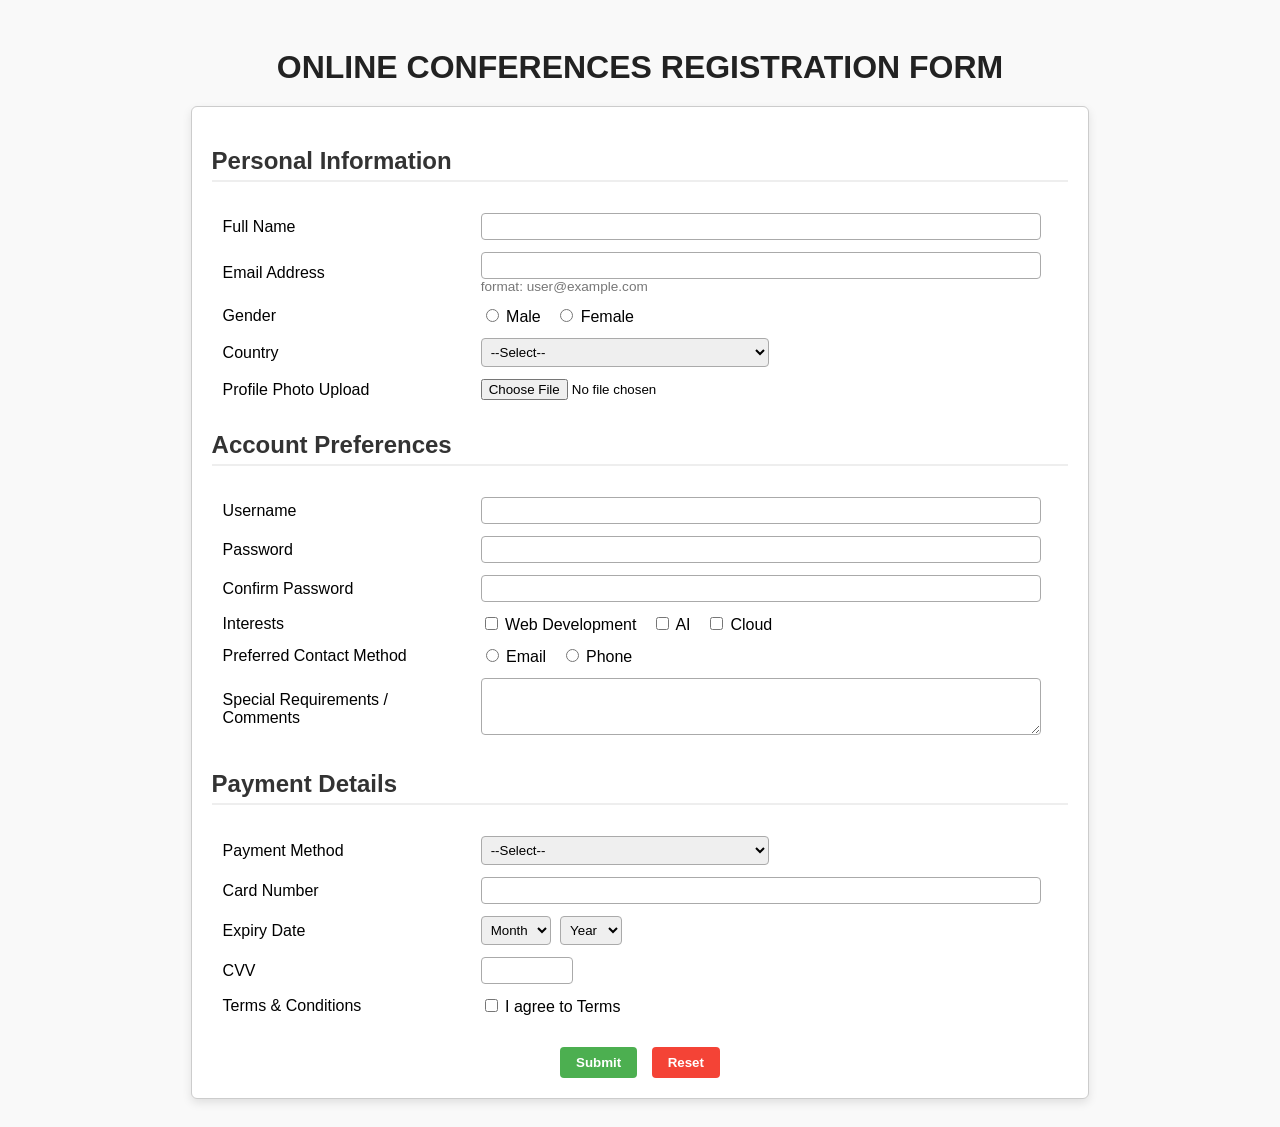
<file: Conferences Registration Form/index.html>
<!DOCTYPE html>
<html>
<head>
    <title>Online Conferences Registration Form</title>
</head>
<body style="font-family: Arial, sans-serif; background-color: #f9f9f9; padding: 20px;">

    <h1 style="text-align: center; color: #222; margin-bottom: 20px;">
        ONLINE CONFERENCES REGISTRATION FORM
    </h1>

    <form action="submit_form.php" method="post" enctype="multipart/form-data" 
          style="background-color: #fff; border: 1px solid #ccc; padding: 20px; width: 70%; margin: auto; box-shadow: 0 4px 10px rgba(0,0,0,0.1); border-radius: 6px;">
        
        <!-- PERSONAL INFORMATION -->
        <h2 style="color: #333; border-bottom: 2px solid #eee; padding-bottom: 5px;">Personal Information</h2>
        <table style="width: 100%; border-spacing: 10px;">
            <tr>
                <td style="width: 30%;"><label>Full Name</label></td>
                <td><input type="text" name="fullname" style="width: 95%; padding: 5px; border: 1px solid #aaa; border-radius: 4px;"></td>
            </tr>
            <tr>
                <td><label>Email Address</label></td>
                <td>
                    <input type="text" name="email" style="width: 95%; padding: 5px; border: 1px solid #aaa; border-radius: 4px;">
                    <div style="font-size: 0.85em; color: #777;">format: user@example.com</div>
                </td>
            </tr>
            <tr>
                <td><label>Gender</label></td>
                <td>
                    <input type="radio" name="gender" value="male"> Male
                    <input type="radio" name="gender" value="female" style="margin-left: 15px;"> Female
                </td>
            </tr>
            <tr>
                <td><label>Country</label></td>
                <td>
                    <select name="country" style="width: 50%; padding: 5px; border: 1px solid #aaa; border-radius: 4px;">
                        <option>--Select--</option>
                        <option>United States</option>
                        <option>United Kingdom</option>
                        <option>Canada</option>
                        <option>India</option>
                        <option>Australia</option>
                    </select>
                </td>
            </tr>
            <tr>
                <td><label>Profile Photo Upload</label></td>
                <td><input type="file" name="profile"></td>
            </tr>
        </table>

        <!-- ACCOUNT PREFERENCES -->
        <h2 style="color: #333; border-bottom: 2px solid #eee; padding-bottom: 5px; margin-top: 20px;">Account Preferences</h2>
        <table style="width: 100%; border-spacing: 10px;">
            <tr>
                <td style="width: 30%;"><label>Username</label></td>
                <td><input type="text" name="username" style="width: 95%; padding: 5px; border: 1px solid #aaa; border-radius: 4px;"></td>
            </tr>
            <tr>
                <td><label>Password</label></td>
                <td><input type="password" name="password" style="width: 95%; padding: 5px; border: 1px solid #aaa; border-radius: 4px;"></td>
            </tr>
            <tr>
                <td><label>Confirm Password</label></td>
                <td><input type="password" name="confirm_password" style="width: 95%; padding: 5px; border: 1px solid #aaa; border-radius: 4px;"></td>
            </tr>
            <tr>
                <td><label>Interests</label></td>
                <td>
                    <input type="checkbox" name="interests" value="Web Development"> Web Development
                    <input type="checkbox" name="interests" value="AI" style="margin-left: 15px;"> AI
                    <input type="checkbox" name="interests" value="Cloud" style="margin-left: 15px;"> Cloud
                </td>
            </tr>
            <tr>
                <td><label>Preferred Contact Method</label></td>
                <td>
                    <input type="radio" name="contact" value="email"> Email
                    <input type="radio" name="contact" value="phone" style="margin-left: 15px;"> Phone
                </td>
            </tr>
            <tr>
                <td><label>Special Requirements / Comments</label></td>
                <td><textarea name="comments" rows="3" style="width: 95%; padding: 5px; border: 1px solid #aaa; border-radius: 4px;"></textarea></td>
            </tr>
        </table>

        <!-- PAYMENT DETAILS -->
        <h2 style="color: #333; border-bottom: 2px solid #eee; padding-bottom: 5px; margin-top: 20px;">Payment Details</h2>
        <table style="width: 100%; border-spacing: 10px;">
            <tr>
                <td style="width: 30%;"><label>Payment Method</label></td>
                <td>
                    <select name="payment" style="width: 50%; padding: 5px; border: 1px solid #aaa; border-radius: 4px;">
                        <option>--Select--</option>
                        <option>Credit Card</option>
                        <option>Debit Card</option>
                        <option>PayPal</option>
                    </select>
                </td>
            </tr>
            <tr>
                <td><label>Card Number</label></td>
                <td><input type="text" name="cardnumber" style="width: 95%; padding: 5px; border: 1px solid #aaa; border-radius: 4px;"></td>
            </tr>
            <tr>
                <td><label>Expiry Date</label></td>
                <td>
                    <select name="exp_month" style="padding: 5px; border: 1px solid #aaa; border-radius: 4px;">
                        <option>Month</option>
                        <option>01</option>
                        <option>02</option>
                        <option>03</option>
                        <option>04</option>
                        <option>05</option>
                        <option>06</option>
                        <option>07</option>
                        <option>08</option>
                        <option>09</option>
                        <option>10</option>
                        <option>11</option>
                        <option>12</option>
                    </select>
                    <select name="exp_year" style="padding: 5px; border: 1px solid #aaa; border-radius: 4px; margin-left: 5px;">
                        <option>Year</option>
                        <option>2025</option>
                        <option>2026</option>
                        <option>2027</option>
                        <option>2028</option>
                        <option>2029</option>
                    </select>
                </td>
            </tr>
            <tr>
                <td><label>CVV</label></td>
                <td><input type="password" name="cvv" size="3" style="padding: 5px; border: 1px solid #aaa; border-radius: 4px; width: 80px;"></td>
            </tr>
            <tr>
                <td><label>Terms & Conditions</label></td>
                <td><input type="checkbox" name="terms"> I agree to Terms</td>
            </tr>
        </table>

        <!-- FORM BUTTONS -->
        <div style="text-align: center; margin-top: 20px;">
            <input type="submit" value="Submit" style="padding: 8px 16px; background-color: #4CAF50; border: none; border-radius: 4px; color: white; cursor: pointer; font-weight: bold;">
            <input type="reset" value="Reset" style="padding: 8px 16px; background-color: #f44336; border: none; border-radius: 4px; color: white; cursor: pointer; margin-left: 10px; font-weight: bold;">
        </div>

    </form>

</body>
</html>
</file>
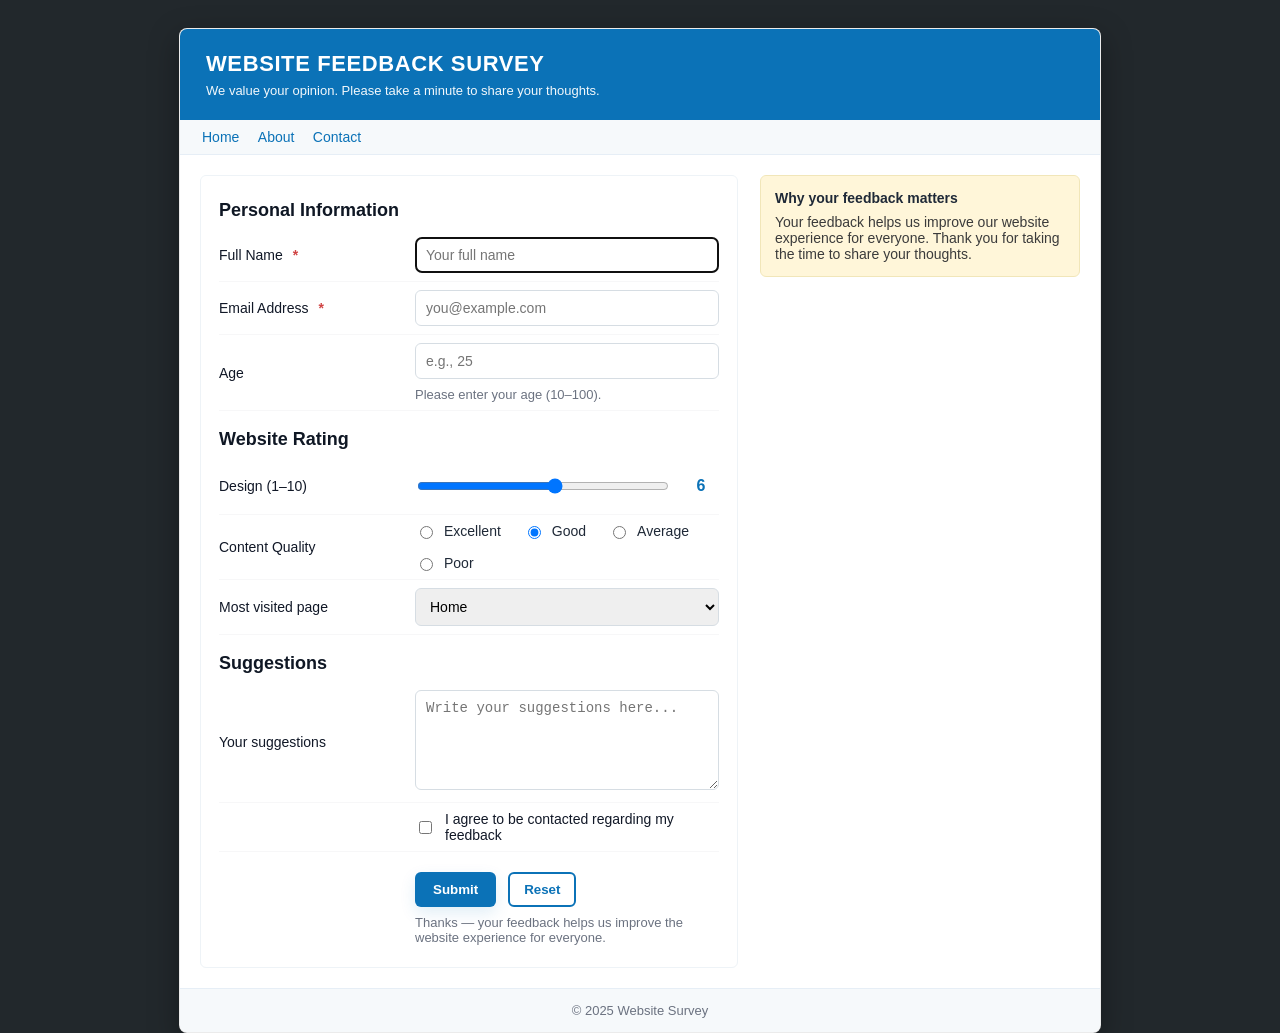
<file: Feedback Survey Form/index.html>
<!DOCTYPE html>
<html lang="en">
<head>
  <meta charset="utf-8" />
  <meta name="viewport" content="width=device-width,initial-scale=1" />
  <title>Website Feedback Survey</title>
  <style>
    
    :root{
      --page-bg: #22282c;        
      --card-bg: #ffffff;
      --header-blue: #0b72b7;    
      --muted: #6b7280;
      --accent: #0b72b7;
      --aside-bg: #fff6d9;       
      --radius: 8px;
      --card-width: 920px;
    }
    html,body { height:100%; margin:0; font-family: "Segoe UI", Roboto, Arial, sans-serif; background:var(--page-bg); color:#1f2937; -webkit-font-smoothing:antialiased; }

    
    .page {
      max-width: var(--card-width);
      margin: 28px auto;
      background: var(--card-bg);
      border-radius: var(--radius);
      overflow: hidden;
      box-shadow: 0 10px 30px rgba(0,0,0,0.35);
      border: 1px solid rgba(0,0,0,0.08);
    }

    
    header.site-header {
      background: var(--header-blue);
      color: #fff;
      padding: 22px 26px;
    }
    header .title {
      margin: 0;
      font-size: 22px;
      font-weight: 700;
      letter-spacing: 0.6px;
      text-transform: uppercase;
    }
    header .subtitle {
      margin: 6px 0 0 0;
      font-size: 13px;
      color: rgba(255,255,255,0.95);
      font-weight: 400;
    }

    
    nav.main-nav {
      background: #f6f9fb;
      padding: 8px 22px;
      border-bottom: 1px solid #e6eef6;
    }
    nav a {
      color: var(--accent);
      text-decoration: none;
      margin-right: 14px;
      font-size: 14px;
    }

    
    .content {
      display: grid;
      grid-template-columns: 1fr 320px;
      gap: 22px;
      padding: 20px;
      align-items: start;
    }
    @media (max-width:960px){
      .content { grid-template-columns: 1fr; padding: 18px; }
    }

    
    form.survey {
      background: #fff;
      padding: 14px 18px;
      border: 1px solid #eef3f7;
      border-radius: 6px;
    }

    
    form h3 {
      margin: 10px 0 8px;
      font-size: 18px;
      color: #0f1724;
    }

    
    .form-row {
      display: grid;
      grid-template-columns: 180px 1fr;
      gap: 8px 16px;
      align-items: center;
      padding: 8px 0;
      border-bottom: 1px solid rgba(15,23,36,0.03);
    }
    .form-row:last-child { border-bottom: none; }
    @media (max-width:720px){
      .form-row { grid-template-columns: 1fr; }
    }

    label {
      font-size: 14px;
      color: #111827;
      padding-right: 6px;
      display: inline-block;
    }

    input[type="text"], input[type="email"], input[type="number"], textarea, select, input[type="range"] {
      width: 100%;
      padding: 9px 10px;
      border-radius: 6px;
      border: 1px solid #d6dde3;
      font-size: 14px;
      box-sizing: border-box;
    }
    textarea { min-height: 100px; resize: vertical; }

    
    .range-wrap { display:flex; gap:12px; align-items:center; }
    input[type="range"] { width: 100%; }
    .range-value {
      min-width: 36px;
      text-align:center;
      font-weight:600;
      color: var(--accent);
    }

    
    .choice-row { display:flex; gap:16px; align-items:center; flex-wrap:wrap; }
    .choice-row label { display:inline-flex; gap:8px; align-items:center; cursor:pointer; font-size:14px; color:#1f2937; }

    
    aside.note {
      background: var(--aside-bg);
      border: 1px solid #f1e6b9;
      padding: 14px;
      border-radius: 6px;
      color: #2b2b2b;
      font-size: 14px;
    }
    aside.note h4 { margin:0 0 8px; color:#1f2937; }
    aside.note p { margin:0; color:#3b3b3b; }

    
    .actions {
      display:flex;
      gap:12px;
      justify-content:flex-start;
      padding-top: 12px;
    }
    button.submit {
      background: var(--accent);
      color: #fff;
      border: none;
      padding: 10px 18px;
      border-radius: 6px;
      font-weight: 700;
      cursor: pointer;
      box-shadow: 0 6px 16px rgba(11,114,183,0.12);
    }
    button.reset {
      background: transparent;
      color: var(--accent);
      border: 2px solid var(--accent);
      padding: 8px 14px;
      border-radius: 6px;
      font-weight: 700;
      cursor: pointer;
    }
    button.submit:hover { filter:brightness(.98); transform: translateY(-1px); }
    button.reset:hover { background: rgba(11,114,183,0.06); }

    
    .helper { font-size: 13px; color: var(--muted); padding: 8px 0 0 0; }
    footer.site-footer { text-align:center; padding: 14px; background:#f6f9fb; border-top:1px solid #e6eef6; font-size:13px; color:var(--muted); }
    .req { color:#d04444; margin-left: 6px; font-weight:600; }
  </style>
</head>
<body>
  <div class="page">
    
    <header class="site-header" role="banner">
      <h1 class="title">Website Feedback Survey</h1>
      <p class="subtitle">We value your opinion. Please take a minute to share your thoughts.</p>
    </header>

   
    <nav class="main-nav" role="navigation" aria-label="Main navigation">
      <a href="#" aria-current="page">Home</a>
      <a href="#">About</a>
      <a href="#">Contact</a>
    </nav>

    
    <main class="content" role="main">
      
      <form class="survey" action="submit_survey.php" method="post" novalidate>
       
        <h3>Personal Information</h3>

        <div class="form-row">
          <label for="fullname">Full Name <span class="req">*</span></label>
          <div>
            <input id="fullname" name="fullname" type="text" placeholder="Your full name" required autofocus aria-required="true">
          </div>
        </div>

        <div class="form-row">
          <label for="email">Email Address <span class="req">*</span></label>
          <div>
            <input id="email" name="email" type="email" placeholder="you@example.com" required aria-required="true">
          </div>
        </div>

        <div class="form-row">
          <label for="age">Age</label>
          <div>
            <input id="age" name="age" type="number" min="10" max="100" placeholder="e.g., 25">
            <div class="helper">Please enter your age (10–100).</div>
          </div>
        </div>

       
        <h3 style="margin-top:18px;">Website Rating</h3>

        <div class="form-row">
          <label for="design">Design (1–10)</label>
          <div>
            <div class="range-wrap">
              <input id="design" name="design" type="range" min="1" max="10" value="6" oninput="updateRange(this)">
              <div class="range-value" id="designVal">6</div>
            </div>
          </div>
        </div>

        <div class="form-row">
          <label>Content Quality</label>
          <div>
            <div class="choice-row" role="radiogroup" aria-label="Content quality">
              <label><input type="radio" name="quality" value="Excellent"> Excellent</label>
              <label><input type="radio" name="quality" value="Good" checked> Good</label>
              <label><input type="radio" name="quality" value="Average"> Average</label>
              <label><input type="radio" name="quality" value="Poor"> Poor</label>
            </div>
          </div>
        </div>

        <div class="form-row">
          <label for="most">Most visited page</label>
          <div>
            <select id="most" name="most_visited">
              <option value="home">Home</option>
              <option value="blog">Blog</option>
              <option value="products">Products</option>
              <option value="contact">Contact</option>
            </select>
          </div>
        </div>

        
        <h3 style="margin-top:18px;">Suggestions</h3>

        <div class="form-row">
          <label for="suggest">Your suggestions</label>
          <div>
            <textarea id="suggest" name="suggestions" placeholder="Write your suggestions here..."></textarea>
          </div>
        </div>

        <div class="form-row">
          <label></label>
          <div>
            <label style="display:inline-flex; gap:10px; align-items:center;">
              <input id="contactConsent" name="contact_consent" type="checkbox" value="yes">
              I agree to be contacted regarding my feedback
            </label>
          </div>
        </div>

        
        <div class="form-row">
          <label></label>
          <div>
            <div class="actions">
              <button type="submit" class="submit">Submit</button>
              <button type="reset" class="reset">Reset</button>
            </div>
            <div class="helper">Thanks — your feedback helps us improve the website experience for everyone.</div>
          </div>
        </div>
      </form>

     
      <aside class="note" role="complementary" aria-label="Why your feedback matters">
        <h4>Why your feedback matters</h4>
        <p>Your feedback helps us improve our website experience for everyone. Thank you for taking the time to share your thoughts.</p>
      </aside>
    </main>

   
    <footer class="site-footer" role="contentinfo">
      © 2025 Website Survey
    </footer>
  </div>

  <script>
    
    function updateRange(el){
      const v = el.value;
      document.getElementById(el.id + 'Val').textContent = v;
    }
    
    (function(){ const r = document.getElementById('design'); if(r) updateRange(r); })();
  </script>
</body>
</html>
</file>
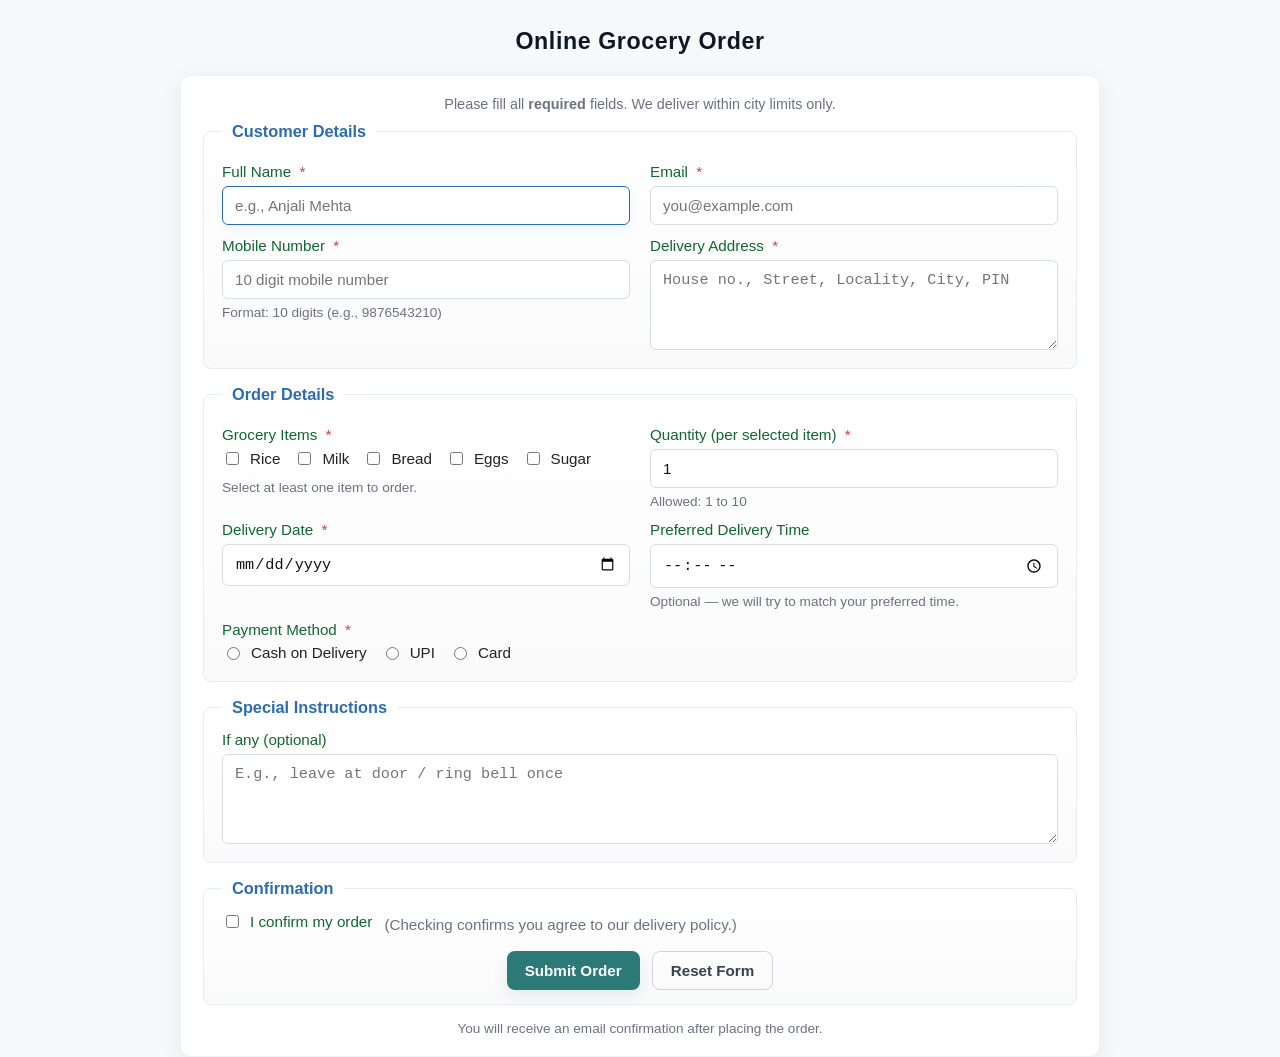
<file: Grocery Order Form/index.html>
<!DOCTYPE html>
<html lang="en">
<head>
  <meta charset="utf-8" />
  <meta name="viewport" content="width=device-width,initial-scale=1" />
  <title>Online Grocery Order</title>

  <style>
    :root{
      --bg: #f6f8f9;
      --card: #ffffff;
      --accent: #2b7a78;      
      --accent-2: #2b6cb0;    
      --muted: #6b7280;
      --radius: 10px;
      --shadow: 0 6px 22px rgba(13, 26, 33, 0.06);
    }

   
    html,body { height:100%; margin:0; font-family: "Segoe UI", Roboto, Arial, sans-serif; background:var(--bg); color:#123; }
    .container { max-width: 920px; margin: 28px auto; width: 94%; }

    
    h2.title {
      text-align: center;
      margin: 6px 0 20px;
      font-size: 1.45rem;
      letter-spacing: 0.6px;
      color: #0f1724;
    }

   
    form.card {
      background: var(--card);
      border-radius: var(--radius);
      box-shadow: var(--shadow);
      padding: 20px;
      border: 1px solid rgba(15, 23, 36, 0.06);
    }
    .note { color: var(--muted); font-size: 0.9rem; margin-bottom: 10px; text-align:center; }

    /* Fieldset layout */
    fieldset {
      border: 1px solid #e6edf0;
      padding: 14px 18px;
      border-radius: 8px;
      margin-bottom: 16px;
      background: linear-gradient(180deg, rgba(255,255,255,0.99), rgba(250,250,250,0.99));
    }
    legend {
      padding: 0 10px;
      color: var(--accent-2);
      font-weight: 600;
      font-size: 1.02rem;
    }

    /* Grid for inputs */
    .grid {
      display: grid;
      grid-template-columns: 1fr 1fr;
      gap: 12px 20px;
      align-items: start;
      margin-top: 8px;
    }
    @media (max-width:720px){
      .grid { grid-template-columns: 1fr; }
    }


    label { display:block; font-size: 0.95rem; color:#163; margin-bottom:6px; }
    input[type="text"], input[type="email"], input[type="tel"],
    input[type="number"], input[type="date"], input[type="time"],
    select, textarea {
      width: 100%;
      box-sizing: border-box;
      padding: 10px 12px;
      border-radius: 6px;
      border: 1px solid #d6dde3;
      background: #fff;
      font-size: 0.95rem;
      color: #111;
      outline: none;
      transition: box-shadow .12s ease, border-color .12s ease;
    }
    input:focus, textarea:focus, select:focus {
      border-color: var(--accent-2);
      box-shadow: 0 4px 14px rgba(43,108,176,0.08);
    }
    textarea { min-height: 90px; resize: vertical; }

    
    .row-inline { display:flex; gap:14px; align-items:center; flex-wrap:wrap; }
    .checkbox label, .radio label { display:inline-flex; gap:8px; align-items:center; cursor:pointer; color:#222; }

   
    .helper { font-size: 0.85rem; color: var(--muted); margin-top:6px; }

   
    .actions { display:flex; gap:12px; justify-content:center; margin-top: 16px; }
    .btn {
      padding: 10px 18px;
      border-radius: 8px;
      border: none;
      cursor: pointer;
      font-weight: 600;
      font-size: 0.95rem;
    }
    .btn-primary { background: var(--accent); color: #fff; box-shadow: 0 6px 16px rgba(43,122,120,0.12); }
    .btn-secondary { background: transparent; color: #374151; border: 1px solid #d1d5db; }
    .btn-primary:hover { filter: brightness(.98); transform: translateY(-1px); }
    .btn-secondary:hover { background: #f3f4f6; }

    .req { color: #d04444; margin-left:4px; }


    .compact { display:flex; gap:10px; align-items:center; }
    .compact select { width: auto; min-width: 120px; }

    
    .footnote { text-align:center; color:var(--muted); font-size:0.85rem; margin-top:12px; }
  </style>
</head>
<body>
  <div class="container">
    <h2 class="title">Online Grocery Order</h2>

    <form id="groceryForm" class="card" action="order.php" method="post" enctype="multipart/form-data" novalidate>
      <div class="note">Please fill all <strong>required</strong> fields. We deliver within city limits only.</div>

      <!-- Customer Details -->
      <fieldset>
        <legend>Customer Details</legend>

        <div class="grid">
          <div>
            <label for="fullname">Full Name <span class="req">*</span></label>
            <input id="fullname" name="fullname" type="text" placeholder="e.g., Anjali Mehta" required autofocus>
          </div>

          <div>
            <label for="email">Email <span class="req">*</span></label>
            <input id="email" name="email" type="email" placeholder="you@example.com" required>
          </div>

          <div>
            <label for="mobile">Mobile Number <span class="req">*</span></label>
            <input id="mobile" name="mobile" type="tel" placeholder="10 digit mobile number" pattern="[0-9]{10}" title="Enter 10 digit mobile number (numbers only)" required>
            <div class="helper">Format: 10 digits (e.g., 9876543210)</div>
          </div>

          <div>
            <label for="address">Delivery Address <span class="req">*</span></label>
            <textarea id="address" name="address" placeholder="House no., Street, Locality, City, PIN" required></textarea>
          </div>
        </div>
      </fieldset>

      <!-- Order Details -->
      <fieldset>
        <legend>Order Details</legend>

        <div class="grid">
          <div>
            <label>Grocery Items <span class="req">*</span></label>
            <div class="row-inline checkbox" aria-label="Grocery items">
              <label><input type="checkbox" name="items[]" value="Rice"> Rice</label>
              <label><input type="checkbox" name="items[]" value="Milk"> Milk</label>
              <label><input type="checkbox" name="items[]" value="Bread"> Bread</label>
              <label><input type="checkbox" name="items[]" value="Eggs"> Eggs</label>
              <label><input type="checkbox" name="items[]" value="Sugar"> Sugar</label>
            </div>
            <div class="helper">Select at least one item to order.</div>
          </div>

          <div>
            <label for="quantity">Quantity (per selected item) <span class="req">*</span></label>
            <input id="quantity" name="quantity" type="number" min="1" max="10" value="1" required>
            <div class="helper">Allowed: 1 to 10</div>
          </div>

          <div>
            <label for="date">Delivery Date <span class="req">*</span></label>
            <input id="date" name="delivery_date" type="date" required>
          </div>

          <div>
            <label for="time">Preferred Delivery Time</label>
            <input id="time" name="delivery_time" type="time" placeholder="HH:MM">
            <div class="helper">Optional — we will try to match your preferred time.</div>
          </div>

          <div style="grid-column: 1 / -1;">
            <label>Payment Method <span class="req">*</span></label>
            <div class="row-inline radio" role="radiogroup" aria-label="Payment method">
              <label><input type="radio" name="payment_method" value="cod" required> Cash on Delivery</label>
              <label><input type="radio" name="payment_method" value="upi"> UPI</label>
              <label><input type="radio" name="payment_method" value="card"> Card</label>
            </div>
          </div>
        </div>
      </fieldset>

      <!-- Special Instructions -->
      <fieldset>
        <legend>Special Instructions</legend>
        <label for="special">If any (optional)</label>
        <textarea id="special" name="special_instructions" placeholder="E.g., leave at door / ring bell once"></textarea>
      </fieldset>

      <!-- Confirmation & Buttons -->
      <fieldset>
        <legend>Confirmation</legend>
        <div style="display:flex; gap:12px; align-items:center; flex-wrap:wrap;">
          <label style="display:inline-flex; align-items:center; gap:8px;">
            <input id="confirm" name="confirm_order" type="checkbox" required> I confirm my order
          </label>
          <div style="color:var(--muted); font-size:0.95rem;">(Checking confirms you agree to our delivery policy.)</div>
        </div>

        <div class="actions" style="margin-top:14px;">
          <button type="submit" class="btn btn-primary">Submit Order</button>
          <button type="reset" class="btn btn-secondary">Reset Form</button>
        </div>
      </fieldset>

      <div class="footnote">You will receive an email confirmation after placing the order.</div>
    </form>
  </div>

  <script>
    
    (function(){
      const form = document.getElementById('groceryForm');

      form.addEventListener('submit', function(e){
        // Ensure at least one grocery item checked
        const checkedItems = form.querySelectorAll('input[name="items[]"]:checked');
        if (!checkedItems.length) {
          alert('Please select at least one grocery item to order.');
          e.preventDefault();
          return;
        }

        // Validate delivery date is not in the past
        const dateInput = form.querySelector('[name="delivery_date"]');
        if (dateInput && dateInput.value) {
          const today = new Date();
          today.setHours(0,0,0,0);
          const selected = new Date(dateInput.value);
          if (selected < today) {
            alert('Delivery date cannot be in the past. Please choose a future date.');
            e.preventDefault();
            return;
          }
        }

        
        const mobile = form.querySelector('[name="mobile"]');
        if (mobile && !/^[0-9]{10}$/.test(mobile.value)) {
          alert('Mobile number must be 10 digits.');
          e.preventDefault();
          return;
        }

        
      });
    })();
  </script>
</body>
</html>
</file>
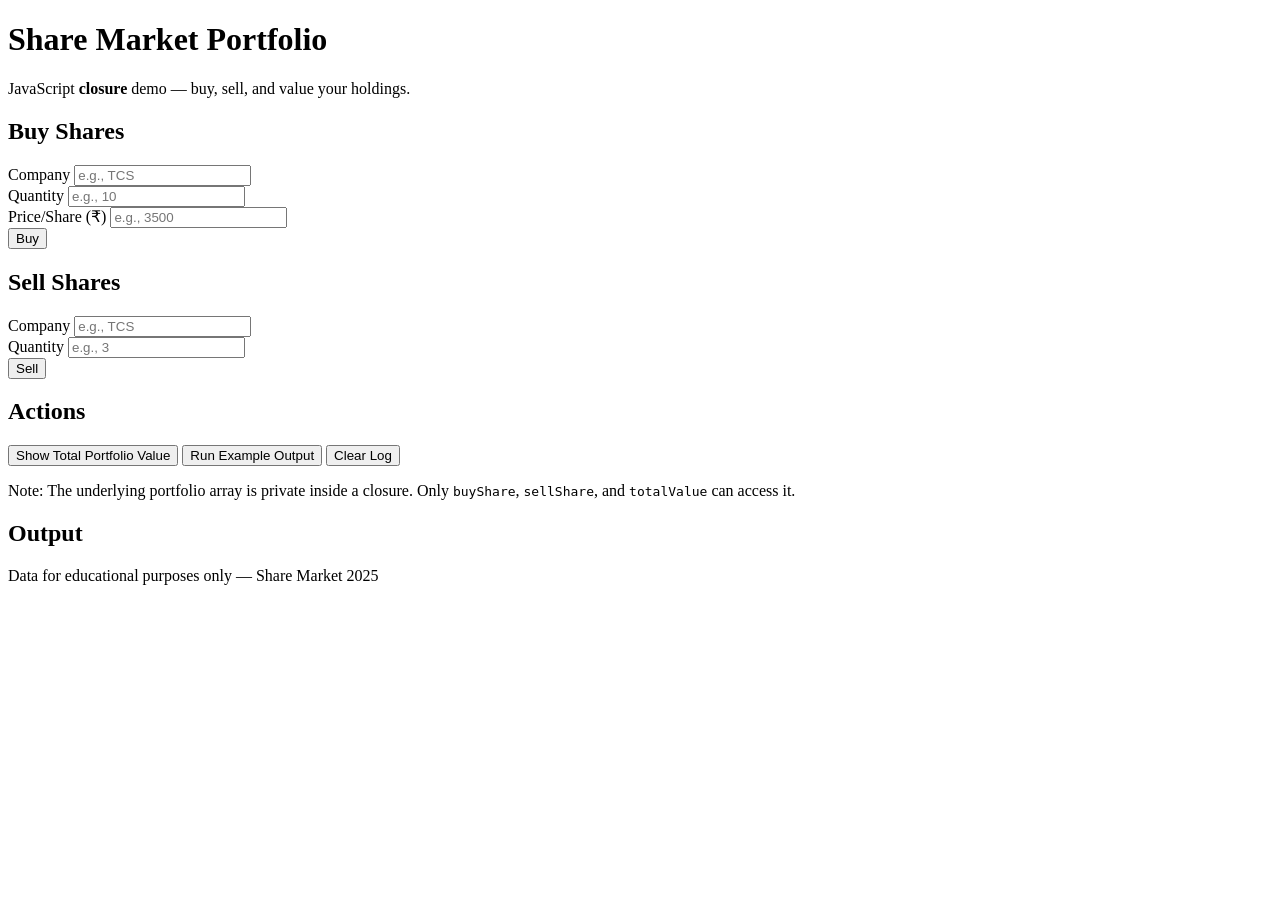
<file: JavaScript Closure/index.html>
<!DOCTYPE html>
<html lang="en">
<head>
  <meta charset="UTF-8" />
  <meta name="viewport" content="width=device-width, initial-scale=1" />
  <title>Share Market Portfolio (Closure Demo)</title>

  
  <link rel="stylesheet" href="C:\MyHTMLandCSS\JavaScript Closure\styles.css" />
</head>
<body>
  <header class="site-header">
    <div class="wrap">
      <h1>Share Market Portfolio</h1>
      <p class="sub">JavaScript <strong>closure</strong> demo — buy, sell, and value your holdings.</p>
    </div>
  </header>

  <main class="wrap">
    <section class="grid">
      
      <article class="card">
        <h2>Buy Shares</h2>
        <form id="buyForm">
          <div class="row">
            <label>Company</label>
            <input id="buyCompany" type="text" placeholder="e.g., TCS" required />
          </div>
          <div class="row">
            <label>Quantity</label>
            <input id="buyQty" type="number" min="1" placeholder="e.g., 10" required />
          </div>
          <div class="row">
            <label>Price/Share (₹)</label>
            <input id="buyPrice" type="number" min="1" step="0.01" placeholder="e.g., 3500" required />
          </div>
          <button type="submit" class="btn primary">Buy</button>
        </form>
      </article>

      
      <article class="card">
        <h2>Sell Shares</h2>
        <form id="sellForm">
          <div class="row">
            <label>Company</label>
            <input id="sellCompany" type="text" placeholder="e.g., TCS" required />
          </div>
          <div class="row">
            <label>Quantity</label>
            <input id="sellQty" type="number" min="1" placeholder="e.g., 3" required />
          </div>
          <button type="submit" class="btn danger">Sell</button>
        </form>
      </article>

      
      <article class="card">
        <h2>Actions</h2>
        <div class="actions">
          <button id="valueBtn" class="btn ghost">Show Total Portfolio Value</button>
          <button id="exampleBtn" class="btn accent">Run Example Output</button>
          <button id="clearLogBtn" class="btn mild">Clear Log</button>
        </div>
        <p class="hint">
          Note: The underlying portfolio array is private inside a closure.
          Only <code>buyShare</code>, <code>sellShare</code>, and <code>totalValue</code> can access it.
        </p>
      </article>
    </section>

   
    <section class="card full">
      <h2>Output</h2>
      <pre id="log" class="log" aria-live="polite"></pre>
    </section>
  </main>

  <footer class="site-footer">
    <div class="wrap">Data for educational purposes only — Share Market 2025</div>
  </footer>

  
  <script defer src="C:\MyHTMLandCSS\JavaScript Closure\app.js"></script>
</body>
</html>
</file>
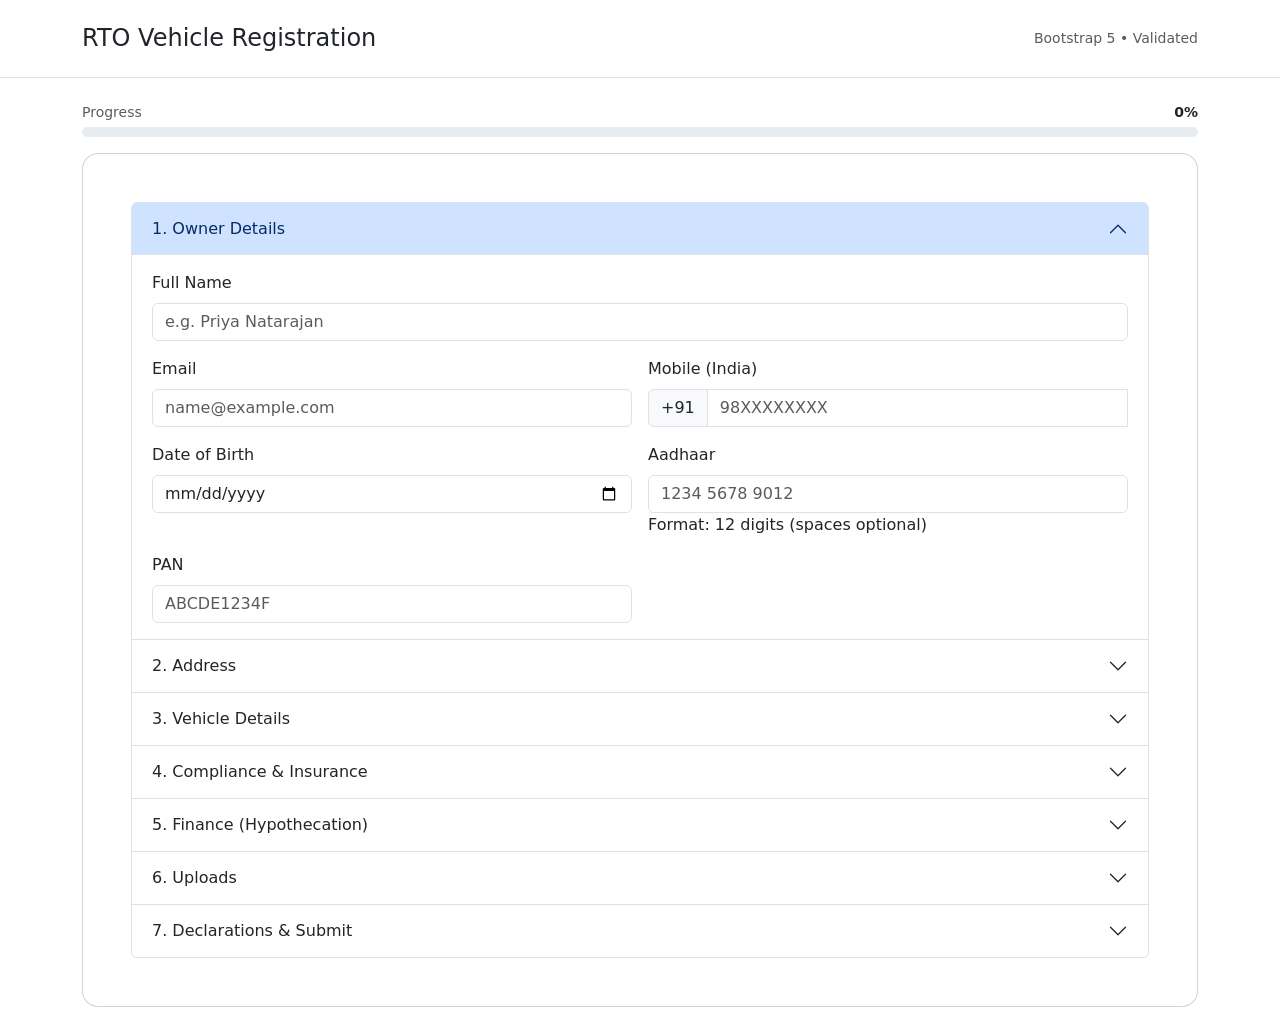
<file: RTO Vehicle Registration/rto-registration.html>
<!DOCTYPE html>
<html lang="en">
<head>
  <meta charset="utf-8" />
  <meta name="viewport" content="width=device-width, initial-scale=1" />
  <title>RTO Vehicle Registration</title>

  
  <link href="https://cdn.jsdelivr.net/npm/bootstrap@5.3.3/dist/css/bootstrap.min.css" rel="stylesheet">

  <link rel="stylesheet" href="C:\MyHTMLandCSS\RTO Vehicle Registration\assets-rto.js">
</head>

<body>
  <header class="py-4 mb-2 bg-white border-bottom">
    <div class="container container-narrow d-flex align-items-center justify-content-between">
      <h1 class="h4 m-0">RTO Vehicle Registration</h1>
      <span class="text-muted small">Bootstrap 5 • Validated</span>
    </div>
  </header>

  <main class="container container-narrow my-4">
    
    <div class="mb-3">
      <div class="d-flex justify-content-between align-items-center mb-1">
        <span class="small text-muted">Progress</span>
        <span id="progressText" class="small fw-semibold">0%</span>
      </div>
      <div class="progress" style="height: 10px;">
        <div id="progressBar" class="progress-bar bg-success" style="width:0%" role="progressbar"
             aria-valuemin="0" aria-valuemax="100"></div>
      </div>
    </div>

    
    <div class="card card-soft rounded-4">
      <div class="card-body p-4 p-sm-5">
        <form id="rtoForm" novalidate>
          <div class="accordion" id="rtoAccordion">
            
            <div class="accordion-item">
              <h2 class="accordion-header" id="ownerHead">
                <button class="accordion-button" type="button" data-bs-toggle="collapse" data-bs-target="#ownerSec" aria-expanded="true">
                  1. Owner Details
                </button>
              </h2>
              <div id="ownerSec" class="accordion-collapse collapse show" data-bs-parent="#rtoAccordion">
                <div class="accordion-body" data-section="owner">
                  <div class="row g-3">
                    <div class="col-12">
                      <label class="form-label">Full Name</label>
                      <input type="text" class="form-control" name="fullName" placeholder="e.g. Priya Natarajan" required>
                      <div class="invalid-feedback">Please enter your full name.</div>
                    </div>

                    <div class="col-md-6">
                      <label class="form-label">Email</label>
                      <input type="email" class="form-control" name="email" placeholder="name@example.com" required>
                      <div class="invalid-feedback">Enter a valid email.</div>
                    </div>

                    <div class="col-md-6">
                      <label class="form-label">Mobile (India)</label>
                      <div class="input-group">
                        <span class="input-group-text">+91</span>
                        <input type="tel" class="form-control" name="mobile" placeholder="98XXXXXXXX"
                               pattern="^[6-9]\d{9}$" required>
                        <div class="invalid-feedback">Enter a valid 10-digit Indian mobile (starts 6–9).</div>
                      </div>
                    </div>

                    <div class="col-md-6">
                      <label class="form-label">Date of Birth</label>
                      <input type="date" class="form-control" name="dob" required>
                      <div class="invalid-feedback">You must be at least 18 years old.</div>
                    </div>

                    <div class="col-md-6">
                      <label class="form-label">Aadhaar</label>
                      <input type="text" class="form-control" name="aadhaar" placeholder="1234 5678 9012"
                             pattern="^\d{4}\s?\d{4}\s?\d{4}$" required>
                      <div class="small-hint">Format: 12 digits (spaces optional)</div>
                      <div class="invalid-feedback">Enter a valid 12-digit Aadhaar.</div>
                    </div>

                    <div class="col-md-6">
                      <label class="form-label">PAN</label>
                      <input type="text" class="form-control text-uppercase" name="pan" placeholder="ABCDE1234F"
                             pattern="^[A-Z]{5}\d{4}[A-Z]{1}$" required>
                      <div class="invalid-feedback">PAN must be 5 letters + 4 digits + 1 letter (e.g., ABCDE1234F).</div>
                    </div>
                  </div>
                </div>
              </div>
            </div>

            
            <div class="accordion-item">
              <h2 class="accordion-header" id="addrHead">
                <button class="accordion-button collapsed" type="button" data-bs-toggle="collapse" data-bs-target="#addrSec">
                  2. Address
                </button>
              </h2>
              <div id="addrSec" class="accordion-collapse collapse" data-bs-parent="#rtoAccordion">
                <div class="accordion-body" data-section="address">
                  <div class="row g-3">
                    <div class="col-12">
                      <label class="form-label">Address Line 1</label>
                      <input type="text" class="form-control" name="addr1" required>
                      <div class="invalid-feedback">Address Line 1 is required.</div>
                    </div>
                    <div class="col-12">
                      <label class="form-label">Address Line 2 (optional)</label>
                      <input type="text" class="form-control" name="addr2">
                    </div>
                    <div class="col-md-4">
                      <label class="form-label">City</label>
                      <input type="text" class="form-control" name="city" required>
                      <div class="invalid-feedback">City is required.</div>
                    </div>
                    <div class="col-md-4">
                      <label class="form-label">State</label>
                      <select class="form-select" name="state" required>
                        <option value="">Choose…</option>
                        <option>Tamil Nadu</option><option>Karnataka</option><option>Telangana</option>
                        <option>Maharashtra</option><option>Kerala</option><option>Delhi</option>
                      </select>
                      <div class="invalid-feedback">Select your state.</div>
                    </div>
                    <div class="col-md-4">
                      <label class="form-label">PIN</label>
                      <input type="text" class="form-control" name="pin" placeholder="6 digits" pattern="^\d{6}$" required>
                      <div class="invalid-feedback">Enter a valid 6-digit PIN.</div>
                    </div>
                  </div>
                </div>
              </div>
            </div>

            
            <div class="accordion-item">
              <h2 class="accordion-header" id="vehHead">
                <button class="accordion-button collapsed" type="button" data-bs-toggle="collapse" data-bs-target="#vehSec">
                  3. Vehicle Details
                </button>
              </h2>
              <div id="vehSec" class="accordion-collapse collapse" data-bs-parent="#rtoAccordion">
                <div class="accordion-body" data-section="vehicle">
                  <div class="row g-3">
                    <div class="col-md-6">
                      <label class="form-label">Registration No.</label>
                      <input type="text" class="form-control text-uppercase" name="regno"
                             placeholder="TN10AB1234" pattern="^[A-Z]{2}\d{2}[A-Z]{1,2}\d{4}$" required>
                      <div class="invalid-feedback">Format example: TN10AB1234.</div>
                    </div>

                    <div class="col-md-6">
                      <label class="form-label">Vehicle Class</label>
                      <select class="form-select" name="vclass" required>
                        <option value="">Choose…</option>
                        <option>LMV</option><option>HMV</option><option>Two Wheeler</option><option>Tractor</option>
                      </select>
                      <div class="invalid-feedback">Select vehicle class.</div>
                    </div>

                    <div class="col-md-6">
                      <label class="form-label d-block">Fuel Type</label>
                      <div class="form-check form-check-inline">
                        <input class="form-check-input" type="radio" name="fuel" value="Petrol" required>
                        <label class="form-check-label">Petrol</label>
                      </div>
                      <div class="form-check form-check-inline">
                        <input class="form-check-input" type="radio" name="fuel" value="Diesel">
                        <label class="form-check-label">Diesel</label>
                      </div>
                      <div class="form-check form-check-inline">
                        <input class="form-check-input" type="radio" name="fuel" value="CNG">
                        <label class="form-check-label">CNG</label>
                      </div>
                      <div class="form-check form-check-inline">
                        <input class="form-check-input" type="radio" name="fuel" value="EV">
                        <label class="form-check-label">EV</label>
                      </div>
                      <div class="invalid-feedback d-block js-fuel-feedback">Choose a fuel type.</div>
                    </div>

                    <div class="col-md-6">
                      <label class="form-label">Make / Model</label>
                      <input type="text" class="form-control" name="make" placeholder="e.g. Maruti Swift" required>
                      <div class="invalid-feedback">Enter make/model.</div>
                    </div>

                    <div class="col-md-6">
                      <label class="form-label">Chassis No.</label>
                      <input type="text" class="form-control text-uppercase" name="chassis" minlength="6" maxlength="20" required>
                      <div class="invalid-feedback">Enter chassis number (6–20 chars).</div>
                    </div>

                    <div class="col-md-6">
                      <label class="form-label">Engine No.</label>
                      <input type="text" class="form-control text-uppercase" name="engine" minlength="6" maxlength="20" required>
                      <div class="invalid-feedback">Enter engine number (6–20 chars).</div>
                    </div>

                    <div class="col-md-4">
                      <label class="form-label">Year of Manufacture</label>
                      <input type="number" class="form-control" name="yom" min="1980" max="2099" step="1" required>
                      <div class="invalid-feedback">Enter a valid year.</div>
                    </div>

                    <div class="col-md-4">
                      <label class="form-label">Purchase Date</label>
                      <input type="date" class="form-control" name="purchased" required>
                      <div class="invalid-feedback">Purchase date cannot be in the future.</div>
                    </div>

                    <div class="col-md-4">
                      <label class="form-label">Color</label>
                      <input type="text" class="form-control" name="color" required>
                      <div class="invalid-feedback">Enter vehicle color.</div>
                    </div>
                  </div>
                </div>
              </div>
            </div>

            
            <div class="accordion-item">
              <h2 class="accordion-header" id="compHead">
                <button class="accordion-button collapsed" type="button" data-bs-toggle="collapse" data-bs-target="#compSec">
                  4. Compliance &amp; Insurance
                </button>
              </h2>
              <div id="compSec" class="accordion-collapse collapse" data-bs-parent="#rtoAccordion">
                <div class="accordion-body" data-section="compliance">
                  <div class="row g-3">
                    <div class="col-md-6">
                      <label class="form-label">Emission Norm</label>
                      <select class="form-select" name="emission" required>
                        <option value="">Choose…</option>
                        <option>BS-III</option><option>BS-IV</option><option>BS-V</option><option>BS-VI</option>
                      </select>
                      <div class="invalid-feedback">Select emission norm.</div>
                    </div>

                    <div class="col-md-6">
                      <label class="form-label">Insurance Policy No.</label>
                      <input type="text" class="form-control" name="policy" placeholder="e.g. ICICI-ABCD01234" required>
                      <div class="invalid-feedback">Enter policy number.</div>
                    </div>

                    <div class="col-md-6">
                      <label class="form-label">Insurer</label>
                      <input type="text" class="form-control" name="insurer" placeholder="e.g. New India Assurance" required>
                      <div class="invalid-feedback">Enter insurer name.</div>
                    </div>

                    <div class="col-md-6">
                      <label class="form-label">Insurance Expiry</label>
                      <input type="date" class="form-control" name="insExpiry" required>
                      <div class="invalid-feedback">Expiry must be today or later.</div>
                    </div>

                    <div class="col-md-6">
                      <label class="form-label">PUC Valid Till</label>
                      <input type="date" class="form-control" name="puc" required>
                      <div class="invalid-feedback">PUC validity must be today or later.</div>
                    </div>
                  </div>
                </div>
              </div>
            </div>

            
            <div class="accordion-item">
              <h2 class="accordion-header" id="finHead">
                <button class="accordion-button collapsed" type="button" data-bs-toggle="collapse" data-bs-target="#finSec">
                  5. Finance (Hypothecation)
                </button>
              </h2>
              <div id="finSec" class="accordion-collapse collapse" data-bs-parent="#rtoAccordion">
                <div class="accordion-body" data-section="finance">
                  <div class="form-check form-switch mb-3">
                    <input class="form-check-input" type="checkbox" id="isHypo" name="isHypo">
                    <label class="form-check-label" for="isHypo">Vehicle is under hypothecation / loan</label>
                  </div>

                  <div id="hypoBlock" class="row g-3 is-hidden">
                    <div class="col-md-8">
                      <label class="form-label">Bank / NBFC</label>
                      <input type="text" class="form-control" name="bank">
                      <div class="invalid-feedback">Enter financing institution.</div>
                    </div>
                    <div class="col-md-4">
                      <label class="form-label">Agreement Date</label>
                      <input type="date" class="form-control" name="agreement">
                      <div class="invalid-feedback">Provide a valid date.</div>
                    </div>
                  </div>
                </div>
              </div>
            </div>

            
            <div class="accordion-item">
              <h2 class="accordion-header" id="upHead">
                <button class="accordion-button collapsed" type="button" data-bs-toggle="collapse" data-bs-target="#upSec">
                  6. Uploads
                </button>
              </h2>
              <div id="upSec" class="accordion-collapse collapse" data-bs-parent="#rtoAccordion">
                <div class="accordion-body" data-section="uploads">
                  <div class="row g-3">
                    <div class="col-md-6">
                      <label class="form-label">ID / Address Proof</label>
                      <input type="file" class="form-control" name="idproof" accept=".pdf,.jpg,.jpeg,.png" required>
                      <div class="small-hint">PDF/JPG/PNG, ≤ 2 MB</div>
                      <div class="invalid-feedback">Upload a valid file ≤ 2 MB.</div>
                    </div>
                    <div class="col-md-6">
                      <label class="form-label">Insurance Copy</label>
                      <input type="file" class="form-control" name="inscopy" accept=".pdf,.jpg,.jpeg,.png" required>
                      <div class="small-hint">PDF/JPG/PNG, ≤ 2 MB</div>
                      <div class="invalid-feedback">Upload a valid file ≤ 2 MB.</div>
                    </div>
                    <div class="col-md-6">
                      <label class="form-label">Vehicle Image (optional)</label>
                      <input type="file" class="form-control" name="vehimg" accept=".jpg,.jpeg,.png">
                      <div class="small-hint">JPG/PNG, ≤ 2 MB</div>
                      <div class="invalid-feedback">Image must be JPG/PNG and ≤ 2 MB.</div>
                    </div>
                  </div>
                </div>
              </div>
            </div>

            
            <div class="accordion-item">
              <h2 class="accordion-header" id="decHead">
                <button class="accordion-button collapsed" type="button" data-bs-toggle="collapse" data-bs-target="#decSec">
                  7. Declarations &amp; Submit
                </button>
              </h2>
              <div id="decSec" class="accordion-collapse collapse" data-bs-parent="#rtoAccordion">
                <div class="accordion-body" data-section="decl">
                  <div class="mb-3 cap-box">
                    <div class="row align-items-center g-2">
                      <div class="col-auto"><span class="fw-semibold">CAPTCHA:</span></div>
                      <div class="col-auto"><span id="capQ" class="fw-bold"></span></div>
                      <div class="col-auto">=</div>
                      <div class="col-6 col-md-3">
                        <input type="number" id="capAns" class="form-control" placeholder="Answer" required>
                        <div class="invalid-feedback">Incorrect answer.</div>
                      </div>
                      <div class="col-auto">
                        <button type="button" class="btn btn-outline-secondary btn-sm" id="capRefresh">↻</button>
                      </div>
                    </div>
                  </div>

                  <div class="form-check mb-3">
                    <input class="form-check-input" type="checkbox" id="terms" required>
                    <label class="form-check-label" for="terms">
                      I declare that the information provided is true and I accept the terms.
                    </label>
                    <div class="invalid-feedback">You must accept the terms.</div>
                  </div>

                  <div class="d-grid gap-2">
                    <button id="submitBtn" class="btn btn-primary btn-lg" type="submit" disabled>Submit Application</button>
                    <button class="btn btn-outline-secondary" type="reset">Reset</button>
                  </div>
                </div>
              </div>
            </div>

          </div>
        </form>
      </div>
    </div>
  </main>

 
  <div class="position-fixed bottom-0 end-0 p-3" style="z-index: 1080">
    <div id="submitToast" class="toast align-items-center text-bg-success border-0" role="alert" aria-live="assertive" aria-atomic="true">
      <div class="d-flex">
        <div class="toast-body">
          ✅ Application submitted successfully.
        </div>
        <button type="button" class="btn-close btn-close-white me-2 m-auto" data-bs-dismiss="toast" aria-label="Close"></button>
      </div>
    </div>
  </div>

  
  <script src="https://cdn.jsdelivr.net/npm/bootstrap@5.3.3/dist/js/bootstrap.bundle.min.js"></script>
  <script src="C:\MyHTMLandCSS\RTO Vehicle Registration\assets-rto.js"></script>
</body>
</html>
</file>
